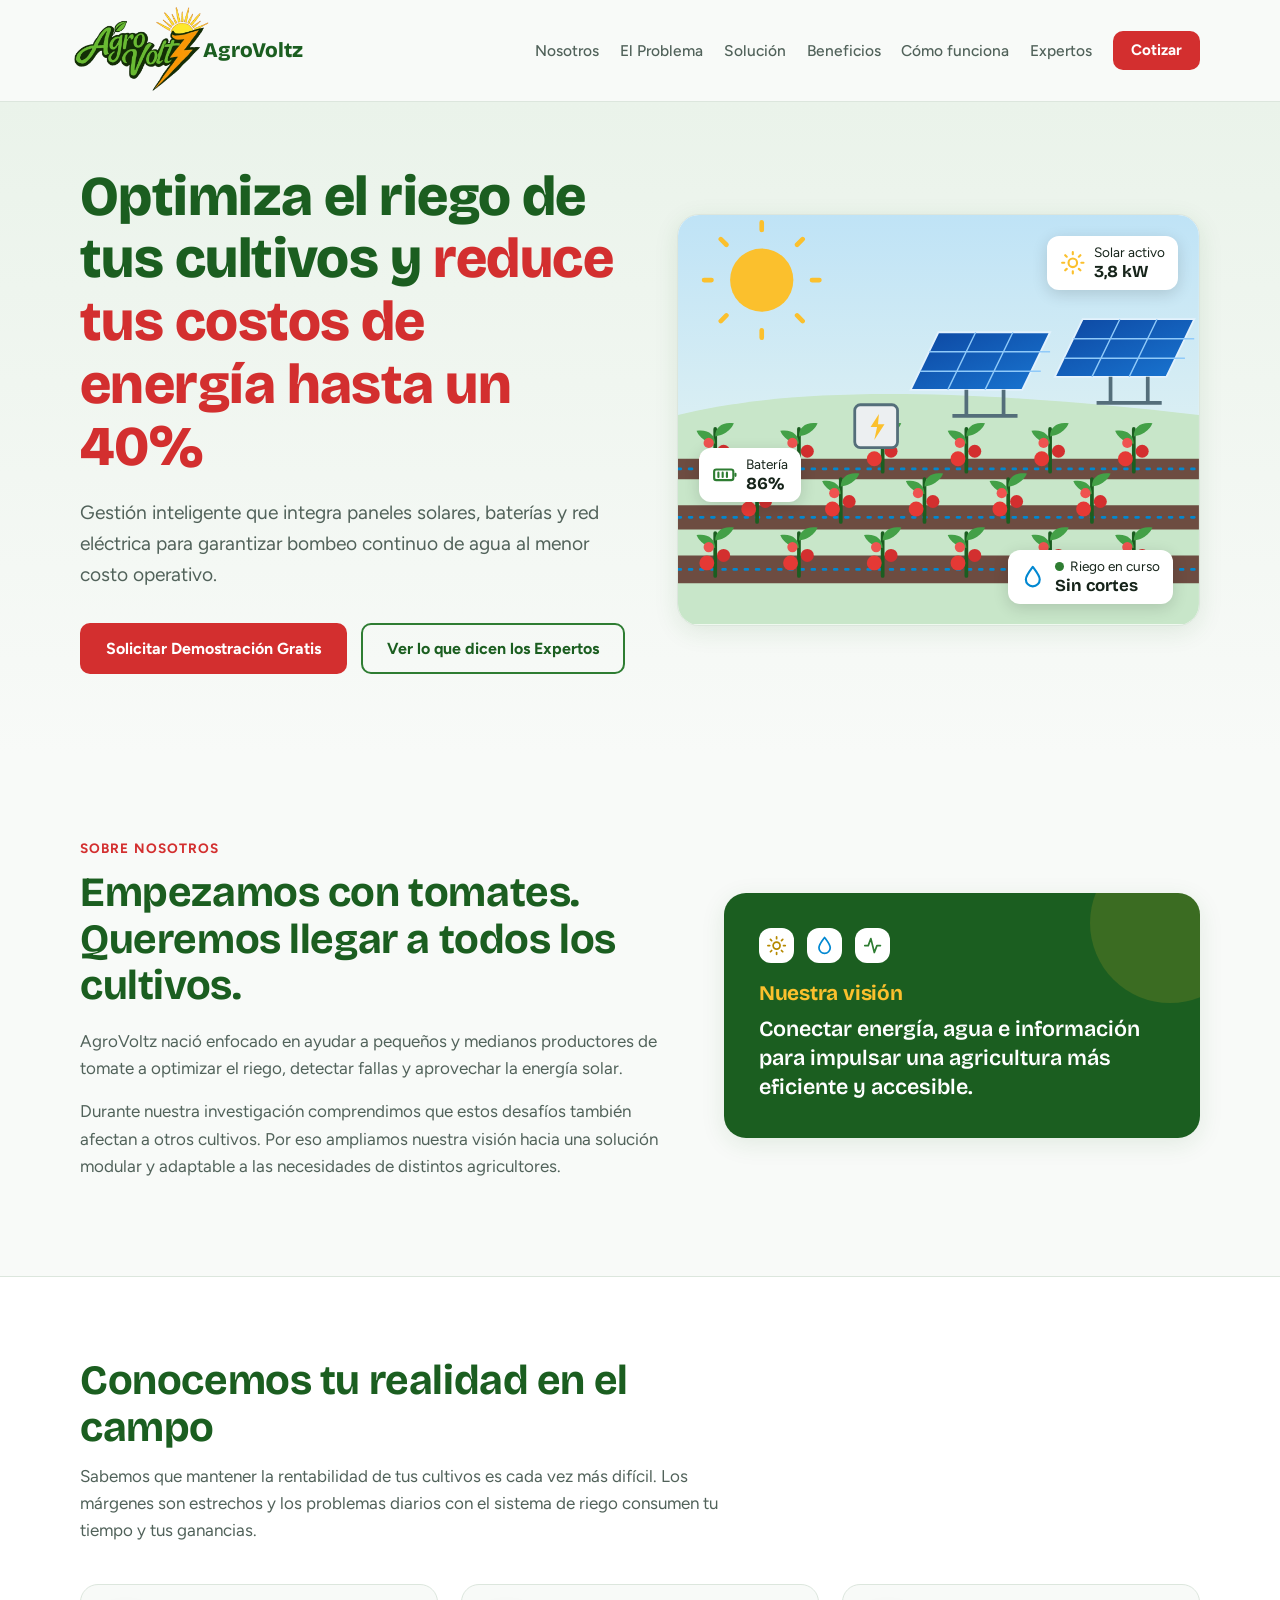
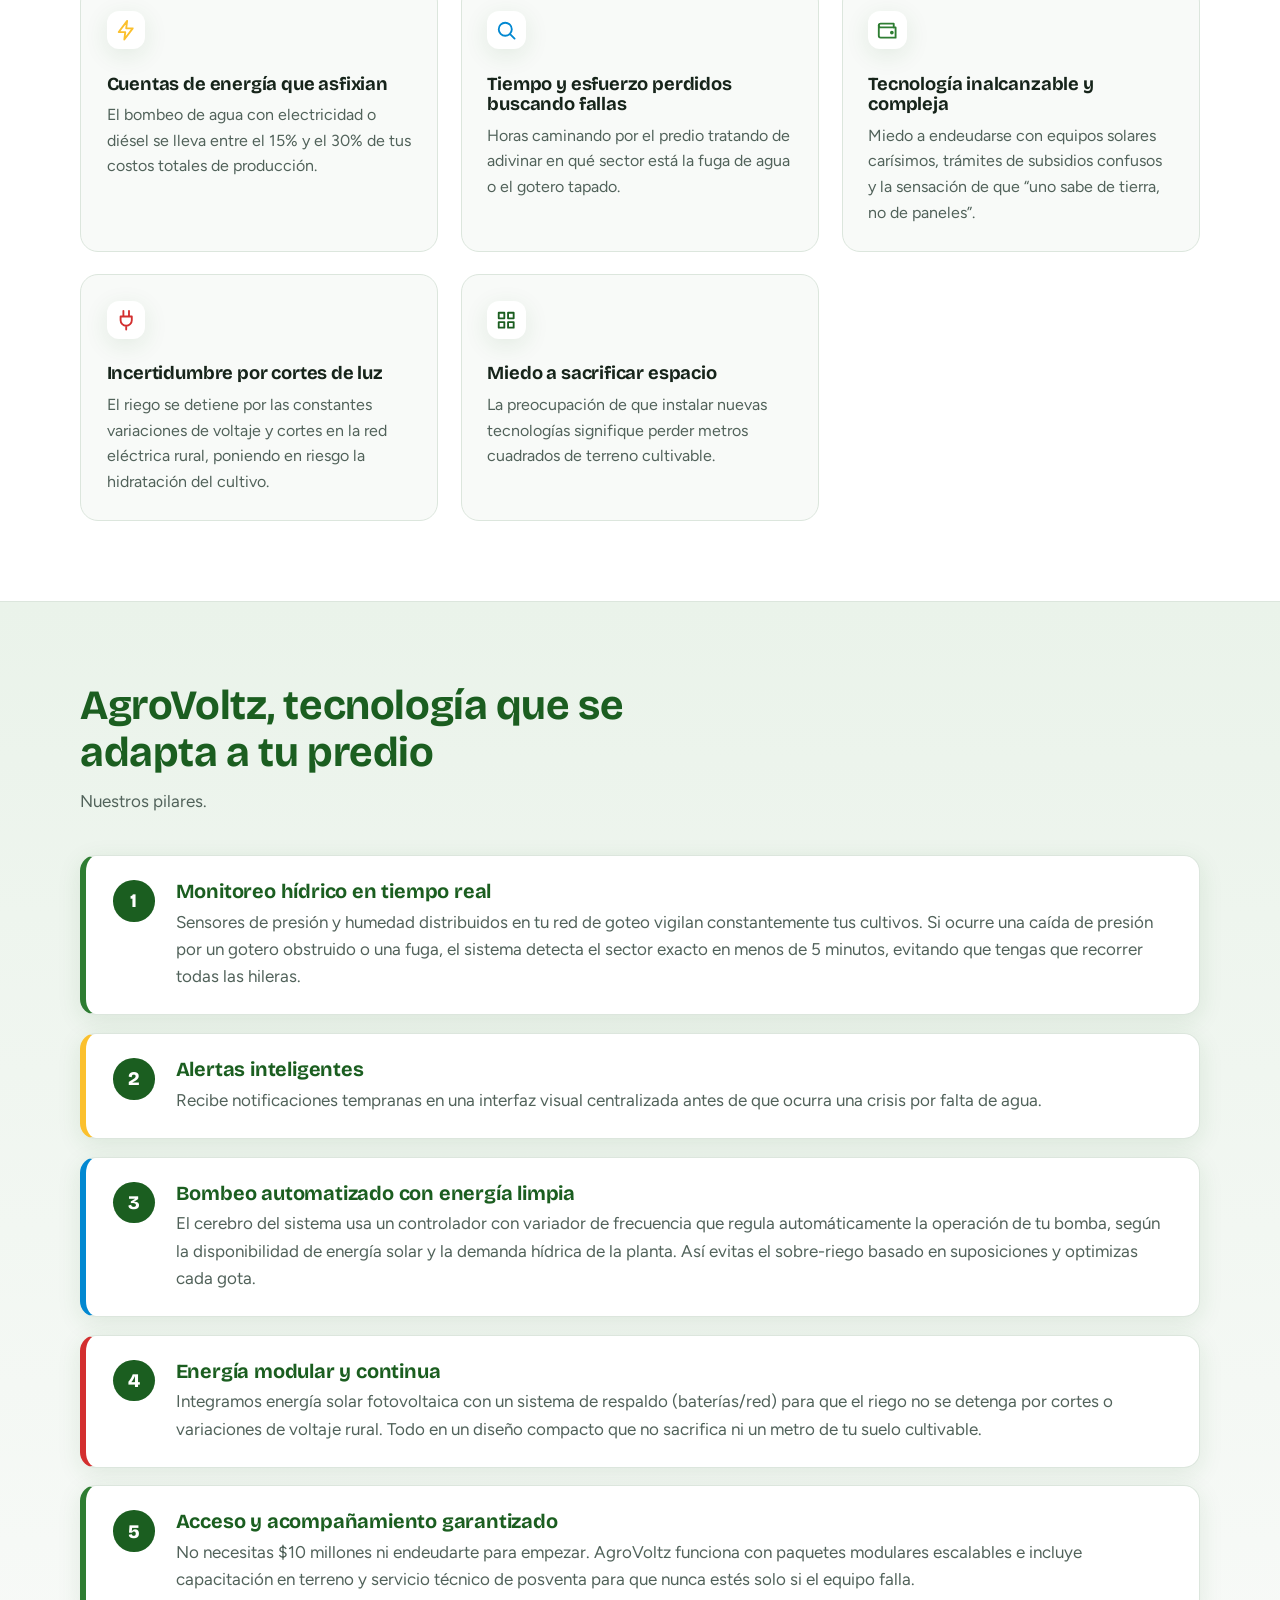
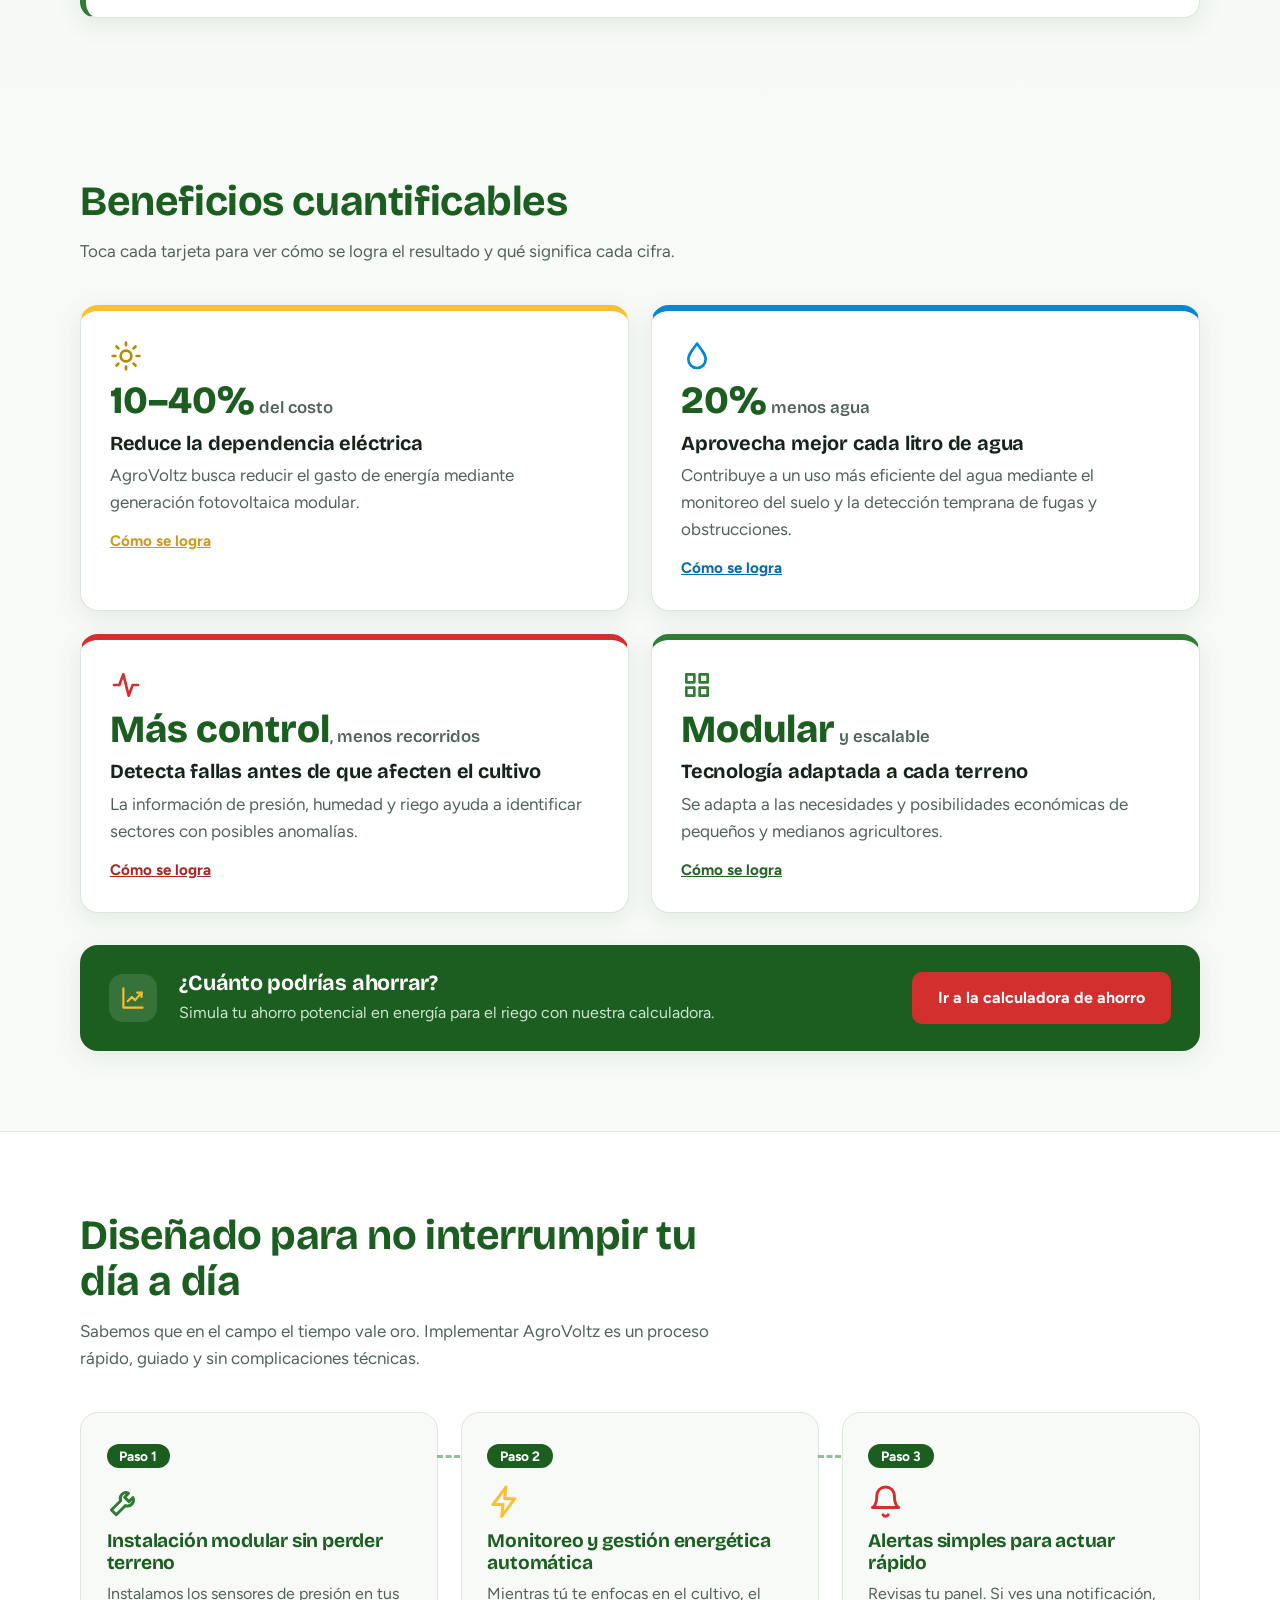
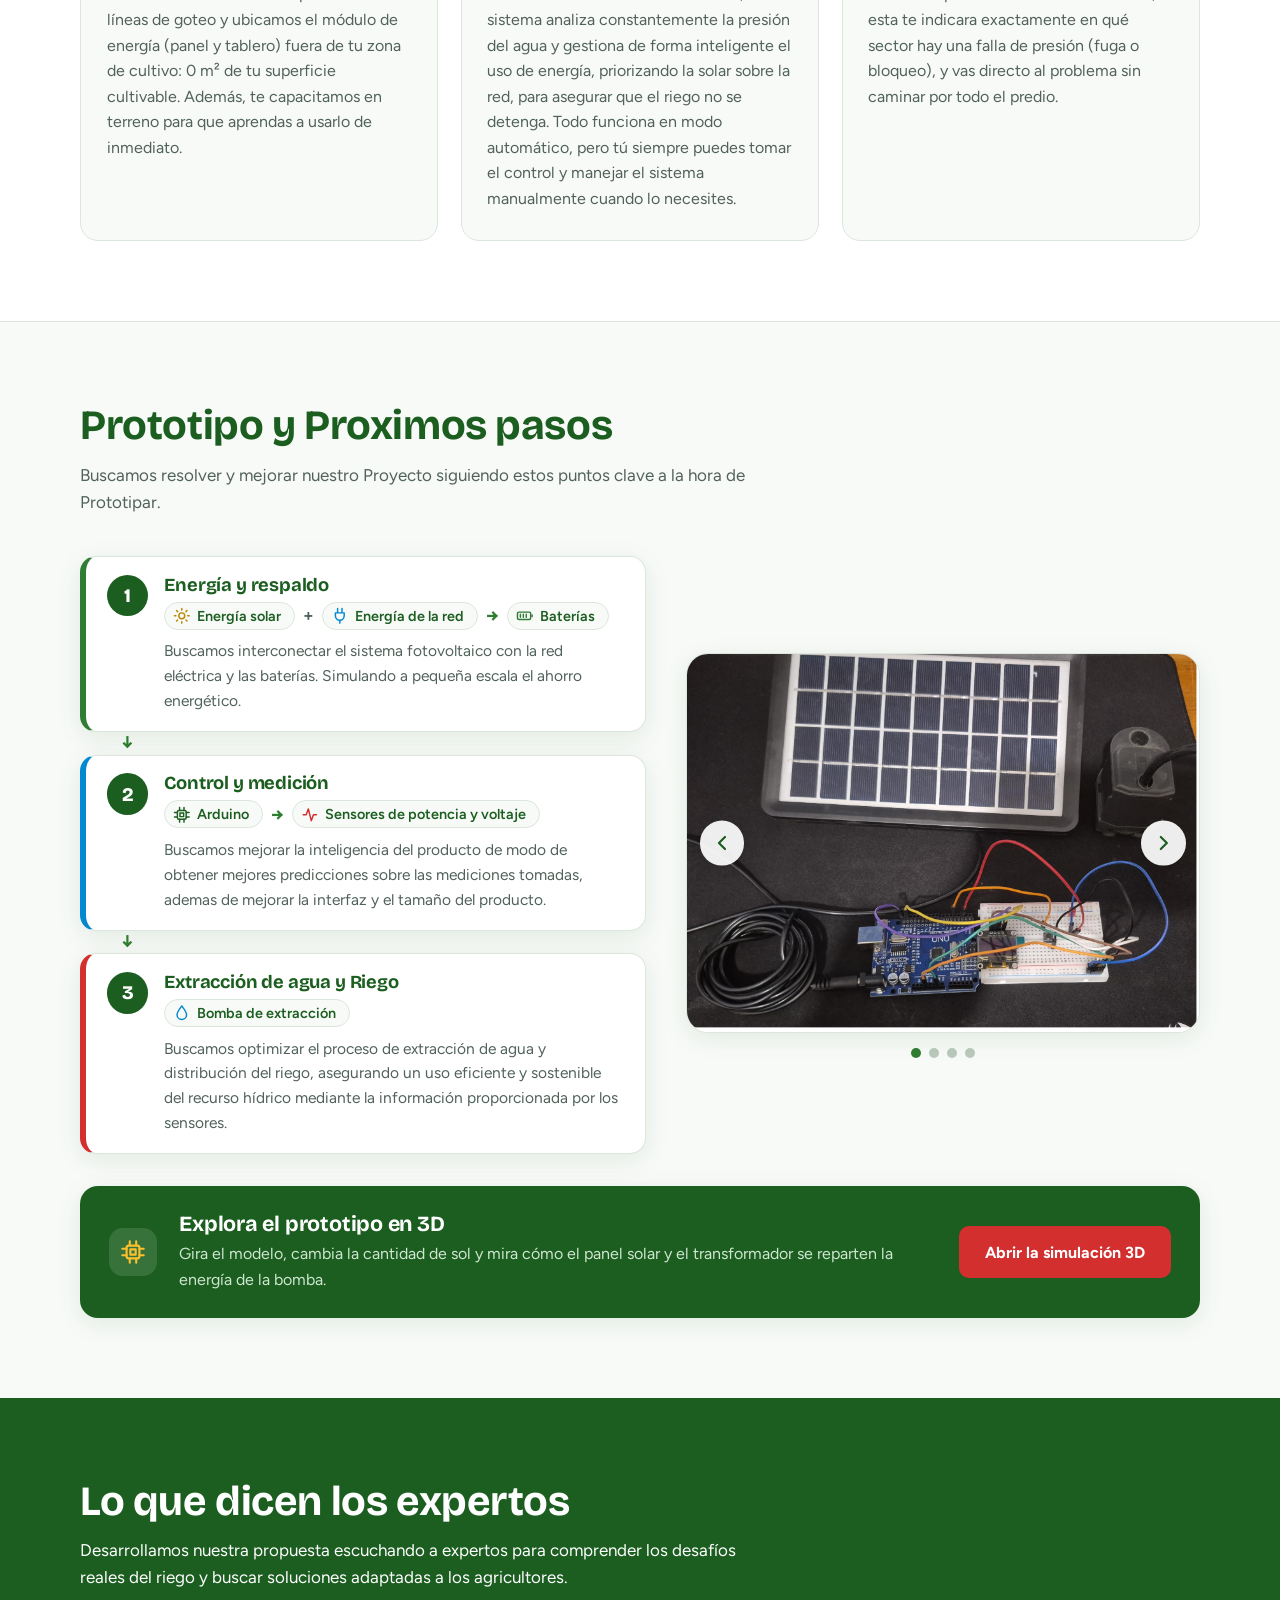
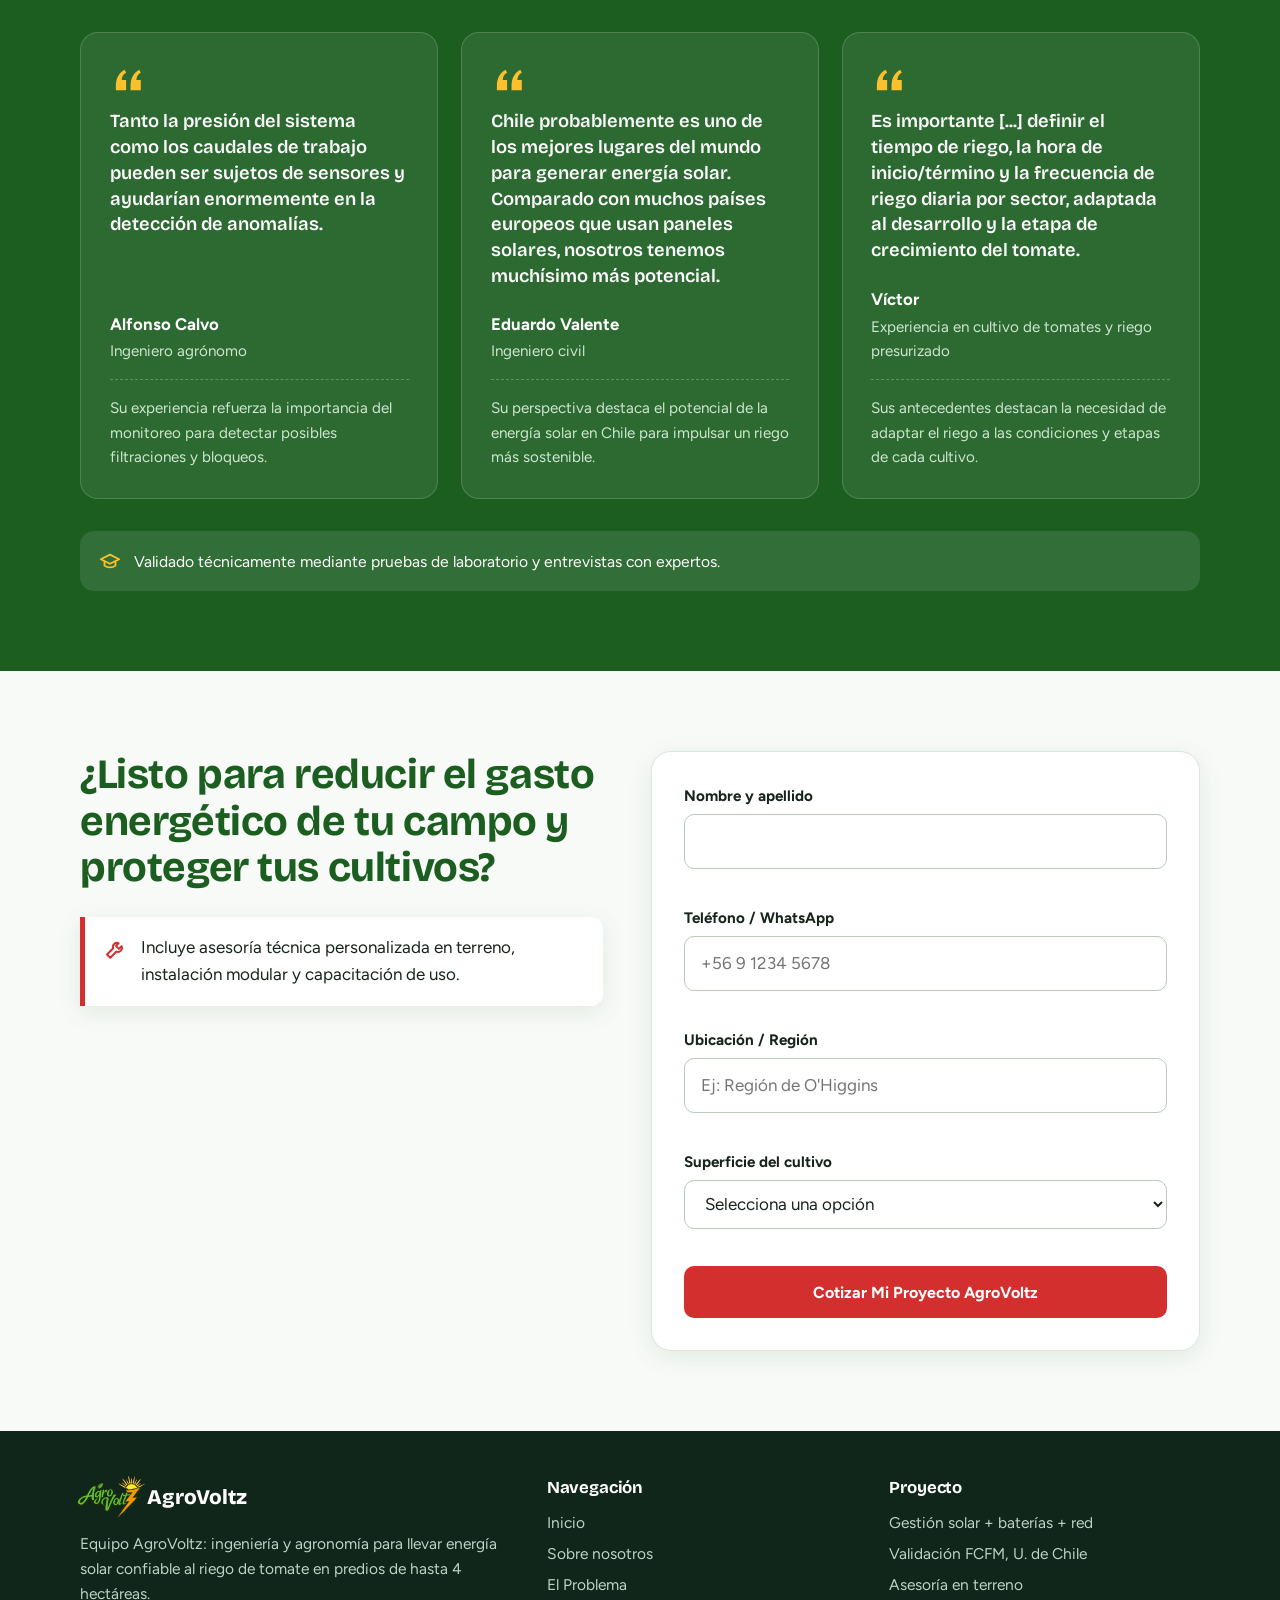
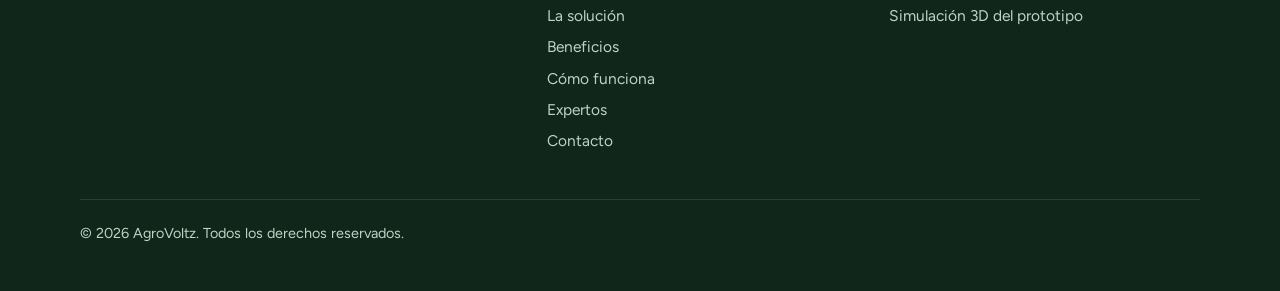
<file: index.html>
<!DOCTYPE html>
<html lang="es">
<head>
<meta charset="UTF-8">
<meta name="viewport" content="width=device-width, initial-scale=1">
<title>AgroVoltz | Riego de tomate con energía solar y baterías</title>
<meta name="description" content="AgroVoltz gestiona paneles solares, baterías y red eléctrica para que el riego de tu tomate no se detenga y cueste hasta un 40% menos.">
<link rel="preconnect" href="https://fonts.googleapis.com">
<link rel="preconnect" href="https://fonts.gstatic.com" crossorigin>
<link href="https://fonts.googleapis.com/css2?family=Bricolage+Grotesque:wght@600;800&family=Figtree:wght@400;500;700&display=swap" rel="stylesheet">
<link rel="stylesheet" href="./assets/css/styles.css">
</head>
<body>

<!-- SVG sprite -->
<svg width="0" height="0" style="position:absolute" aria-hidden="true">
  <symbol id="i-sun" viewBox="0 0 24 24" fill="none" stroke="currentColor" stroke-width="2" stroke-linecap="round"><circle cx="12" cy="12" r="4"/><path d="M12 2v2M12 20v2M4.9 4.9l1.4 1.4M17.7 17.7l1.4 1.4M2 12h2M20 12h2M4.9 19.1l1.4-1.4M17.7 6.3l1.4-1.4"/></symbol>
  <symbol id="i-drop" viewBox="0 0 24 24" fill="none" stroke="currentColor" stroke-width="2" stroke-linecap="round" stroke-linejoin="round"><path d="M12 2.7C8 8 5.5 11 5.5 14.5a6.5 6.5 0 0 0 13 0C18.5 11 16 8 12 2.7z"/></symbol>
  <symbol id="i-bat" viewBox="0 0 24 24" fill="none" stroke="currentColor" stroke-width="2" stroke-linecap="round" stroke-linejoin="round"><rect x="2" y="7" width="18" height="10" rx="2"/><path d="M22 11v2M6 10v4M10 10v4M14 10v4"/></symbol>
  <symbol id="i-chart" viewBox="0 0 24 24" fill="none" stroke="currentColor" stroke-width="2" stroke-linecap="round" stroke-linejoin="round"><path d="M3 3v18h18"/><path d="M7 15l4-4 3 3 6-7"/><path d="M16 7h4v4"/></symbol>
  <symbol id="i-tomato" viewBox="0 0 24 24" fill="none" stroke="currentColor" stroke-width="2" stroke-linecap="round" stroke-linejoin="round"><circle cx="12" cy="14" r="7.5"/><path d="M12 6.5V3M8 7l4 2 4-2M9 5.5L12 7l3-1.5"/></symbol>
  <symbol id="i-school" viewBox="0 0 24 24" fill="none" stroke="currentColor" stroke-width="2" stroke-linecap="round" stroke-linejoin="round"><path d="M2 9l10-5 10 5-10 5z"/><path d="M6 11.5V16c3 2.5 9 2.5 12 0v-4.5"/></symbol>
  <symbol id="i-tool" viewBox="0 0 24 24" fill="none" stroke="currentColor" stroke-width="2" stroke-linecap="round" stroke-linejoin="round"><path d="M14.7 6.3a4 4 0 0 0-5.4 5.1L3 17.7 6.3 21l6.3-6.3a4 4 0 0 0 5.1-5.4L15 12l-3-3z"/></symbol>
  <symbol id="i-bolt" viewBox="0 0 24 24" fill="none" stroke="currentColor" stroke-width="2" stroke-linecap="round" stroke-linejoin="round"><path d="M13 2L4 14h7l-1 8 9-12h-7z"/></symbol>
  <symbol id="i-bell" viewBox="0 0 24 24" fill="none" stroke="currentColor" stroke-width="2" stroke-linecap="round" stroke-linejoin="round"><path d="M6 8a6 6 0 0 1 12 0c0 7 3 8 3 8H3s3-1 3-8"/><path d="M10.3 21a1.9 1.9 0 0 0 3.4 0"/></symbol>
  <symbol id="i-pulse" viewBox="0 0 24 24" fill="none" stroke="currentColor" stroke-width="2" stroke-linecap="round" stroke-linejoin="round"><path d="M3 12h4l3-8 4 16 3-8h4"/></symbol>
  <symbol id="i-search" viewBox="0 0 24 24" fill="none" stroke="currentColor" stroke-width="2" stroke-linecap="round" stroke-linejoin="round"><circle cx="11" cy="11" r="7"/><path d="M21 21l-4.3-4.3"/></symbol>
  <symbol id="i-wallet" viewBox="0 0 24 24" fill="none" stroke="currentColor" stroke-width="2" stroke-linecap="round" stroke-linejoin="round"><path d="M3 7a2 2 0 0 1 2-2h14v4"/><path d="M3 7v11a2 2 0 0 0 2 2h16V9H5a2 2 0 0 1-2-2z"/><circle cx="17" cy="14.5" r="1"/></symbol>
  <symbol id="i-plug" viewBox="0 0 24 24" fill="none" stroke="currentColor" stroke-width="2" stroke-linecap="round" stroke-linejoin="round"><path d="M9 2v6M15 2v6M6 8h12v4a6 6 0 0 1-12 0zM12 18v4"/></symbol>
  <symbol id="i-expand" viewBox="0 0 24 24" fill="none" stroke="currentColor" stroke-width="2" stroke-linecap="round" stroke-linejoin="round"><path d="M4 4h6v6H4zM14 14h6v6h-6zM14 4h6v6h-6zM4 14h6v6H4z"/></symbol>
  <symbol id="i-chip" viewBox="0 0 24 24" fill="none" stroke="currentColor" stroke-width="2" stroke-linecap="round" stroke-linejoin="round"><rect x="6" y="6" width="12" height="12" rx="2"/><rect x="9.5" y="9.5" width="5" height="5"/><path d="M9 2v4M15 2v4M9 18v4M15 18v4M2 9h4M2 15h4M18 9h4M18 15h4"/></symbol>
  <symbol id="i-quote" viewBox="0 0 24 24" fill="currentColor"><path d="M4 17c0-5 2-9 6-11l1 2c-2 1-3 3-3 5h3v7H4zm10 0c0-5 2-9 6-11l1 2c-2 1-3 3-3 5h3v7h-7z"/></symbol>
</svg>

<header class="top">
  <div class="wrap">
    <a class="brand" href="./index.html" aria-label="AgroVoltz, volver al inicio">
      <img src="./assets/img/logo.png" alt="" class="brand-logo">
      <span>AgroVoltz</span>
    </a>
    <nav aria-label="Principal">
      <ul>
        <li><a href="#nosotros">Nosotros</a></li>
        <li><a href="#problema">El Problema</a></li>
        <li><a href="#solucion">Solución</a></li>
        <li><a href="#beneficios">Beneficios</a></li>
        <li><a href="#como-funciona">Cómo funciona</a></li>
        <li><a href="#casos">Expertos</a></li>
        <li><a class="btn btn-primary btn-sm" href="#contacto">Cotizar</a></li>
      </ul>
    </nav>
  </div>
</header>

<main id="inicio">

<!-- 1. HERO -->
<section class="hero">
  <div class="wrap">
    <div>
      <h1>Optimiza el riego de tus cultivos y <em>reduce tus costos de energía hasta un 40%</em></h1>
      <p class="sub">Gestión inteligente que integra paneles solares, baterías y red eléctrica para garantizar bombeo continuo de agua al menor costo operativo.</p>
      <div class="cta-row">
        <a class="btn btn-primary" href="#contacto">Solicitar Demostración Gratis</a>
        <a class="btn btn-ghost" href="#casos">Ver lo que dicen los Expertos</a>
      </div>
    </div>

    <div class="scene" role="img" aria-label="Paneles solares junto a un cultivo de tomates con indicadores de energía y riego">
      <svg viewBox="0 0 560 440" aria-hidden="true">
        <defs>
          <linearGradient id="sky" x1="0" y1="0" x2="0" y2="1"><stop offset="0" stop-color="#BFE3F6"/><stop offset="1" stop-color="#F4FAF1"/></linearGradient>
          <linearGradient id="pv" x1="0" y1="0" x2="1" y2="1"><stop offset="0" stop-color="#0D47A1"/><stop offset="1" stop-color="#1976D2"/></linearGradient>
          <g id="plant">
            <path d="M0 0v-46" stroke="#1B5E20" stroke-width="4" stroke-linecap="round"/>
            <path d="M0-30c-16-2-20-14-20-14 12-2 20 4 20 14zM0-38c16-2 20-14 20-14-12-2-20 4-20 14z" fill="#43A047"/>
            <circle cx="-9" cy="-14" r="8" fill="#E53935"/><circle cx="9" cy="-22" r="7" fill="#D32F2F"/><circle cx="-7" cy="-31" r="5.5" fill="#EF5350"/>
          </g>
        </defs>
        <rect width="560" height="440" fill="url(#sky)"/>
        <circle cx="90" cy="70" r="34" fill="#FBC02D"/>
        <g stroke="#FBC02D" stroke-width="5" stroke-linecap="round"><path d="M90 16v-8M90 124v8M36 70h-8M144 70h8M52 32l-6-6M128 108l6 6M52 108l-6 6M128 32l6-6"/></g>
        <path d="M0 215c120-30 300-30 560 0v225H0z" fill="#C8E6C9"/>
        <!-- paneles -->
        <g>
          <g transform="translate(250 110)">
            <path d="M0 78l30-62h120l-30 62z" fill="url(#pv)" stroke="#E3F2FD" stroke-width="2"/>
            <path d="M40 78l30-62M80 78l30-62M10 58h130M20 37h130" stroke="#90CAF9" stroke-width="1.5"/>
            <path d="M60 78v28M100 78v28M45 106h70" stroke="#546E7A" stroke-width="4"/>
          </g>
          <g transform="translate(405 96)">
            <path d="M0 78l30-62h120l-30 62z" fill="url(#pv)" stroke="#E3F2FD" stroke-width="2"/>
            <path d="M40 78l30-62M80 78l30-62M10 58h130M20 37h130" stroke="#90CAF9" stroke-width="1.5"/>
            <path d="M60 78v28M100 78v28M45 106h70" stroke="#546E7A" stroke-width="4"/>
          </g>
        </g>
        <!-- surcos -->
        <g fill="#8D6E63"><path d="M-10 300l600-0v14H-10z" opacity=".0"/></g>
        <path d="M0 262h560v22H0z" fill="#6D4C41"/><path d="M0 312h560v26H0z" fill="#6D4C41"/><path d="M0 366h560v30H0z" fill="#6D4C41"/>
        <path d="M0 273h560" stroke="#0288D1" stroke-width="3" stroke-dasharray="3 9" stroke-linecap="round"/>
        <path d="M0 325h560" stroke="#0288D1" stroke-width="3" stroke-dasharray="3 9" stroke-linecap="round"/>
        <path d="M0 381h560" stroke="#0288D1" stroke-width="3" stroke-dasharray="3 9" stroke-linecap="round"/>
        <g transform="translate(0 276)"><use href="#plant" x="40"/><use href="#plant" x="130"/><use href="#plant" x="220"/><use href="#plant" x="310"/><use href="#plant" x="400"/><use href="#plant" x="490"/></g>
        <g transform="translate(0 330)"><use href="#plant" x="85"/><use href="#plant" x="175"/><use href="#plant" x="265"/><use href="#plant" x="355"/><use href="#plant" x="445"/></g>
        <g transform="translate(0 388)"><use href="#plant" x="40"/><use href="#plant" x="130"/><use href="#plant" x="220"/><use href="#plant" x="310"/><use href="#plant" x="400"/><use href="#plant" x="490"/></g>
        <!-- caseta de control -->
        <rect x="190" y="204" width="46" height="46" rx="6" fill="#ECEFF1" stroke="#546E7A" stroke-width="3"/>
        <path d="M216 214l-9 14h7l-3 14 11-17h-7z" fill="#FBC02D"/>
      </svg>
      <div class="chip c1"><svg class="icon" style="color:var(--solar-yellow)"><use href="#i-sun"/></svg><div>Solar activo<b>3,8 kW</b></div></div>
      <div class="chip c2"><svg class="icon" style="color:var(--primary-green)"><use href="#i-bat"/></svg><div>Batería<b>86%</b></div></div>
      <div class="chip c3"><svg class="icon" style="color:var(--water-blue)"><use href="#i-drop"/></svg><div><span style="display:flex;align-items:center;gap:.4rem"><span class="pulse"></span>Riego en curso</span><b>Sin cortes</b></div></div>
    </div>
  </div>
</section>

<!-- 2. SOBRE NOSOTROS -->
<section class="about" id="nosotros">
  <div class="wrap">
    <div>
      <span class="eyebrow">Sobre nosotros</span>
      <h2>Empezamos con tomates. Queremos llegar a todos los cultivos.</h2>
      <p>AgroVoltz nació enfocado en ayudar a pequeños y medianos productores de tomate a optimizar el riego, detectar fallas y aprovechar la energía solar.</p>
      <p>Durante nuestra investigación comprendimos que estos desafíos también afectan a otros cultivos. Por eso ampliamos nuestra visión hacia una solución modular y adaptable a las necesidades de distintos agricultores.</p>
    </div>
    <aside class="vision">
      <div class="vision-icons" aria-hidden="true">
        <svg class="icon" style="color:#B58900"><use href="#i-sun"/></svg>
        <svg class="icon" style="color:var(--water-blue)"><use href="#i-drop"/></svg>
        <svg class="icon" style="color:var(--primary-green)"><use href="#i-pulse"/></svg>
      </div>
      <h3>Nuestra visión</h3>
      <p>Conectar energía, agua e información para impulsar una agricultura más eficiente y accesible.</p>
    </aside>
  </div>
</section>

<!-- 3. EL PROBLEMA -->
<section class="problem" id="problema">
  <div class="wrap">
    <div class="head">
      <h2>Conocemos tu realidad en el campo</h2>
      <p>Sabemos que mantener la rentabilidad de tus cultivos  es cada vez más difícil. Los márgenes son estrechos y los problemas diarios con el sistema de riego consumen tu tiempo y tus ganancias.</p>
    </div>
    <div class="grid3">
      <article class="pcard">
        <svg class="icon" style="color:var(--solar-yellow)"><use href="#i-bolt"/></svg>
        <h3>Cuentas de energía que asfixian</h3>
        <p>El bombeo de agua con electricidad o diésel se lleva entre el 15% y el 30% de tus costos totales de producción.</p>
      </article>
      <article class="pcard">
        <svg class="icon" style="color:var(--water-blue)"><use href="#i-search"/></svg>
        <h3>Tiempo y esfuerzo perdidos buscando fallas</h3>
        <p>Horas caminando por el predio tratando de adivinar en qué sector está la fuga de agua o el gotero tapado.</p>
      </article>
      <article class="pcard">
        <svg class="icon" style="color:var(--primary-green)"><use href="#i-wallet"/></svg>
        <h3>Tecnología inalcanzable y compleja</h3>
        <p>Miedo a endeudarse con equipos solares carísimos, trámites de subsidios confusos y la sensación de que “uno sabe de tierra, no de paneles”.</p>
      </article>
      <article class="pcard">
        <svg class="icon" style="color:var(--red-tomato)"><use href="#i-plug"/></svg>
        <h3>Incertidumbre por cortes de luz</h3>
        <p>El riego se detiene por las constantes variaciones de voltaje y cortes en la red eléctrica rural, poniendo en riesgo la hidratación del cultivo.</p>
      </article>
      <article class="pcard">
        <svg class="icon" style="color:var(--dark-green)"><use href="#i-expand"/></svg>
        <h3>Miedo a sacrificar espacio</h3>
        <p>La preocupación de que instalar nuevas tecnologías signifique perder metros cuadrados de terreno cultivable.</p>
      </article>
    </div>
  </div>
</section>

<!-- 4. LA SOLUCIÓN -->
<section class="solution" id="solucion">
  <div class="wrap">
    <div class="head">
      <h2>AgroVoltz, tecnología que se adapta a tu predio</h2>
      <p>Nuestros pilares.</p>
    </div>
    <div class="pillars">
      <article class="pillar">
        <span class="num">1</span>
        <div>
          <h3>Monitoreo hídrico en tiempo real</h3>
          <p>Sensores de presión y humedad distribuidos en tu red de goteo vigilan constantemente tus cultivos. Si ocurre una caída de presión por un gotero obstruido o una fuga, el sistema detecta el sector exacto en menos de 5 minutos, evitando que tengas que recorrer todas las hileras.</p>
        </div>
      </article>
      <article class="pillar">
        <span class="num">2</span>
        <div>
          <h3>Alertas inteligentes</h3>
          <p>Recibe notificaciones tempranas en una interfaz visual centralizada antes de que ocurra una crisis por falta de agua.</p>
        </div>
      </article>
      <article class="pillar">
        <span class="num">3</span>
        <div>
          <h3>Bombeo automatizado con energía limpia</h3>
          <p>El cerebro del sistema usa un controlador con variador de frecuencia que regula automáticamente la operación de tu bomba, según la disponibilidad de energía solar y la demanda hídrica de la planta. Así evitas el sobre-riego basado en suposiciones y optimizas cada gota.</p>
        </div>
      </article>
      <article class="pillar">
        <span class="num">4</span>
        <div>
          <h3>Energía modular y continua</h3>
          <p>Integramos energía solar fotovoltaica con un sistema de respaldo (baterías/red) para que el riego no se detenga por cortes o variaciones de voltaje rural. Todo en un diseño compacto que no sacrifica ni un metro de tu suelo cultivable.</p>
        </div>
      </article>
      <article class="pillar">
        <span class="num">5</span>
        <div>
          <h3>Acceso y acompañamiento garantizado</h3>
          <p>No necesitas $10 millones ni endeudarte para empezar. AgroVoltz funciona con paquetes modulares escalables e incluye capacitación en terreno y servicio técnico de posventa para que nunca estés solo si el equipo falla.</p>
        </div>
      </article>
    </div>
  </div>
</section>

<!-- 5. BENEFICIOS CUANTIFICABLES -->
<section class="benefits" id="beneficios">
  <div class="wrap">
    <div class="head">
      <h2>Beneficios cuantificables</h2>
      <p>Toca cada tarjeta para ver cómo se logra el resultado y qué significa cada cifra.</p>
    </div>
    <div class="grid4">
      <article class="roi">
        <svg class="icon" style="color:#B58900;width:2rem;height:2rem"><use href="#i-sun"/></svg>
        <div class="big">10–40%<small> del costo</small></div>
        <h3>Reduce la dependencia eléctrica</h3>
        <p>AgroVoltz busca reducir el gasto de energía mediante generación fotovoltaica modular.</p>
        <button type="button" aria-expanded="false">Cómo se logra</button>
        <div class="more"><div><p>El porcentaje corresponde al costo energético identificado en el bombeo, no a un ahorro garantizado por AgroVoltz.</p></div></div>
      </article>
      <article class="roi">
        <svg class="icon" style="color:var(--water-blue);width:2rem;height:2rem"><use href="#i-drop"/></svg>
        <div class="big">20%<small> menos agua</small></div>
        <h3>Aprovecha mejor cada litro de agua</h3>
        <p>Contribuye a un uso más eficiente del agua mediante el monitoreo del suelo y la detección temprana de fugas y obstrucciones.</p>
        <button type="button" aria-expanded="false">Cómo se logra</button>
        <div class="more"><div><p>El 20% es una referencia, no un resultado medido de AgroVoltz.</p></div></div>
      </article>
      <article class="roi">
        <svg class="icon" style="color:var(--red-tomato);width:2rem;height:2rem"><use href="#i-pulse"/></svg>
        <div class="big">Más control<small>, menos recorridos</small></div>
        <h3>Detecta fallas antes de que afecten el cultivo</h3>
        <p>La información de presión, humedad y riego ayuda a identificar sectores con posibles anomalías.</p>
        <button type="button" aria-expanded="false">Cómo se logra</button>
        <div class="more"><div><p>Facilita la toma de decisiones sin depender exclusivamente de la inspección manual.</p></div></div>
      </article>
      <article class="roi">
        <svg class="icon" style="color:var(--primary-green);width:2rem;height:2rem"><use href="#i-expand"/></svg>
        <div class="big">Modular<small> y escalable</small></div>
        <h3>Tecnología adaptada a cada terreno</h3>
        <p>Se adapta a las necesidades y posibilidades económicas de pequeños y medianos agricultores.</p>
        <button type="button" aria-expanded="false">Cómo se logra</button>
        <div class="more"><div><p>Se incorporan los componentes necesarios según las características de tu predio.</p></div></div>
      </article>
    </div>

    <!-- Acceso a la calculadora -->
    <div class="calc-cta">
      <svg class="icon" aria-hidden="true"><use href="#i-chart"/></svg>
      <div class="calc-cta-text">
        <h3>¿Cuánto podrías ahorrar?</h3>
        <p>Simula tu ahorro potencial en energía para el riego con nuestra calculadora.</p>
      </div>
      <a class="btn btn-primary" href="./calcu.html">Ir a la calculadora de ahorro</a>
    </div>
  </div>
</section>

<!-- 6. CÓMO FUNCIONA -->
<section class="how" id="como-funciona">
  <div class="wrap">
    <div class="head">
      <h2>Diseñado para no interrumpir tu día a día</h2>
      <p>Sabemos que en el campo el tiempo vale oro. Implementar AgroVoltz es un proceso rápido, guiado y sin complicaciones técnicas.</p>
    </div>
    <ol class="steps">
      <li class="step">
        <span class="stepnum">Paso 1</span>
        <svg class="icon" style="color:var(--primary-green)"><use href="#i-tool"/></svg>
        <h3>Instalación modular sin perder terreno</h3>
        <p>Instalamos los sensores de presión en tus líneas de goteo y ubicamos el módulo de energía (panel y tablero) fuera de tu zona de cultivo: 0 m² de tu superficie cultivable. Además, te capacitamos en terreno para que aprendas a usarlo de inmediato.</p>
      </li>
      <li class="step">
        <span class="stepnum">Paso 2</span>
        <svg class="icon" style="color:var(--solar-yellow)"><use href="#i-bolt"/></svg>
        <h3>Monitoreo y gestión energética automática</h3>
        <p>Mientras tú te enfocas en el cultivo, el sistema analiza constantemente la presión del agua y gestiona de forma inteligente el uso de energía, priorizando la solar sobre la red, para asegurar que el riego no se detenga. Todo funciona en modo automático, pero tú siempre puedes tomar el control y manejar el sistema manualmente cuando lo necesites.</p>
      </li>
      <li class="step">
        <span class="stepnum">Paso 3</span>
        <svg class="icon" style="color:var(--red-tomato)"><use href="#i-bell"/></svg>
        <h3>Alertas simples para actuar rápido</h3>
        <p>Revisas tu panel. Si ves una notificación, esta te indicara exactamente en qué sector hay una falla de presión (fuga o bloqueo), y vas directo al problema sin caminar por todo el predio.</p>
      </li>
    </ol>
  </div>
</section>

<!-- 7. PROTOTIPO -->
<section class="prototype" id="prototipo">
  <div class="wrap">
    <div class="head">
      <h2>Prototipo y Proximos pasos</h2>
      <p>Buscamos resolver y mejorar nuestro Proyecto siguiendo estos puntos clave a la hora de Prototipar.</p>
    </div>
    <div class="proto-grid">

      <!-- Izquierda: flujo del sistema -->
      <div class="proto-flow">
        <article class="pstep">
          <span class="num">1</span>
          <div>
            <h3>Energía y respaldo</h3>
            <div class="flow">
              <span class="node"><svg class="icon" style="color:#B58900"><use href="#i-sun"/></svg>Energía solar</span>
              <span class="sep">+</span>
              <span class="node"><svg class="icon" style="color:var(--water-blue)"><use href="#i-plug"/></svg>Energía de la red</span>
              <span class="to">→</span>
              <span class="node"><svg class="icon" style="color:var(--primary-green)"><use href="#i-bat"/></svg>Baterías</span>
            </div>
            <p>Buscamos interconectar el sistema fotovoltaico con la red eléctrica y las baterías. Simulando a pequeña escala el ahorro energético.</p>
          </div>
        </article>
        <article class="pstep">
          <span class="num">2</span>
          <div>
            <h3>Control y medición</h3>
            <div class="flow">
              <span class="node"><svg class="icon" style="color:var(--dark-green)"><use href="#i-chip"/></svg>Arduino</span>
              <span class="to">→</span>
              <span class="node"><svg class="icon" style="color:var(--red-tomato)"><use href="#i-pulse"/></svg>Sensores de potencia y voltaje</span>
            </div>
            <p>Buscamos mejorar la inteligencia del producto de modo de obtener mejores predicciones sobre las mediciones tomadas, ademas de mejorar la interfaz y el tamaño del producto.</p>
          </div>
        </article>
        <article class="pstep">
          <span class="num">3</span>
          <div>
            <h3>Extracción de agua y Riego</h3>
            <div class="flow">
              <span class="node"><svg class="icon" style="color:var(--water-blue)"><use href="#i-drop"/></svg>Bomba de extracción</span>
            </div>
            <p>Buscamos optimizar el proceso de extracción de agua y distribución del riego, asegurando un uso eficiente y sostenible del recurso hídrico mediante la información proporcionada por los sensores.</p>
          </div>
        </article>
      </div>

      <!-- Derecha: carrusel de imágenes.
           Tamaño: cambia --g-ancho (ancho máximo) y --g-alto (alto) aquí abajo.
           Para agregar más fotos, copia un bloque <figure class="g-slide"> -->
      <div class="gallery" style="--g-ancho:100%; --g-alto:380px;">
        <div class="g-viewport">
          <div class="g-track">
            <figure class="g-slide"><img src="./assets/img/foto1.png" alt="Prototipo AgroVoltz, imagen 1"></figure>
            <figure class="g-slide"><img src="./assets/img/foto2.png" alt="Prototipo AgroVoltz, imagen 2"></figure>
            <figure class="g-slide"><img src="./assets/img/foto3.png" alt="Prototipo AgroVoltz, imagen 3"></figure>
            <figure class="g-slide"><img src="./assets/img/foto4.png" alt="Prototipo AgroVoltz, imagen 4"></figure>
          </div>
          <button type="button" class="g-btn g-prev" aria-label="Imagen anterior"><svg viewBox="0 0 24 24" fill="none" stroke="currentColor" stroke-width="2.5" stroke-linecap="round" stroke-linejoin="round" aria-hidden="true"><path d="M15 5l-7 7 7 7"/></svg></button>
          <button type="button" class="g-btn g-next" aria-label="Imagen siguiente"><svg viewBox="0 0 24 24" fill="none" stroke="currentColor" stroke-width="2.5" stroke-linecap="round" stroke-linejoin="round" aria-hidden="true"><path d="M9 5l7 7-7 7"/></svg></button>
        </div>
        <div class="g-dots"></div>
      </div>

    </div>

    <!-- Acceso a la simulación 3D del prototipo -->
    <div class="calc-cta" id="simulacion">
      <svg class="icon" aria-hidden="true"><use href="#i-chip"/></svg>
      <div class="calc-cta-text">
        <h3>Explora el prototipo en 3D</h3>
        <p>Gira el modelo, cambia la cantidad de sol y mira cómo el panel solar y el transformador se reparten la energía de la bomba.</p>
      </div>
      <a class="btn btn-primary" href="./simulacion.html">Abrir la simulación 3D</a>
    </div>
  </div>
</section>

<!-- 8. LO QUE DICEN LOS EXPERTOS -->
<section class="proof" id="casos">
  <div class="wrap">
    <div class="head">
      <h2>Lo que dicen los expertos</h2>
      <p>Desarrollamos nuestra propuesta escuchando a expertos para comprender los desafíos reales del riego y buscar soluciones adaptadas a los agricultores.</p>
    </div>
    <div class="quotes">
      <figure class="qcard">
        <svg class="icon qmark"><use href="#i-quote"/></svg>
        <blockquote>Tanto la presión del sistema como los caudales de trabajo pueden ser sujetos de sensores y ayudarían enormemente en la detección de anomalías.</blockquote>
        <figcaption><strong>Alfonso Calvo</strong><span>Ingeniero agrónomo</span></figcaption>
        <p class="why">Su experiencia refuerza la importancia del monitoreo para detectar posibles filtraciones y bloqueos.</p>
      </figure>
      <figure class="qcard">
        <svg class="icon qmark"><use href="#i-quote"/></svg>
        <blockquote>Chile probablemente es uno de los mejores lugares del mundo para generar energía solar. Comparado con muchos países europeos que usan paneles solares, nosotros tenemos muchísimo más potencial.</blockquote>
        <figcaption><strong>Eduardo Valente</strong><span>Ingeniero civil</span></figcaption>
        <p class="why">Su perspectiva destaca el potencial de la energía solar en Chile para impulsar un riego más sostenible.</p>
      </figure>
      <figure class="qcard">
        <svg class="icon qmark"><use href="#i-quote"/></svg>
        <blockquote>Es importante [...] definir el tiempo de riego, la hora de inicio/término y la frecuencia de riego diaria por sector, adaptada al desarrollo y la etapa de crecimiento del tomate.</blockquote>
        <figcaption><strong>Víctor</strong><span>Experiencia en cultivo de tomates y riego presurizado</span></figcaption>
        <p class="why">Sus antecedentes destacan la necesidad de adaptar el riego a las condiciones y etapas de cada cultivo.</p>
      </figure>
    </div>
    <div class="valid">
      <svg class="icon"><use href="#i-school"/></svg>
      <p style="margin:0">Validado técnicamente mediante pruebas de laboratorio y entrevistas con expertos.</p>
    </div>
  </div>
</section>

<!-- 9. CONTACTO -->
<section class="contact" id="contacto">
  <div class="wrap">
    <div>
      <h2>¿Listo para reducir el gasto energético de tu campo y proteger tus cultivos?</h2>
      <div class="guarantee">
        <svg class="icon"><use href="#i-tool"/></svg>
        <p style="margin:0">Incluye asesoría técnica personalizada en terreno, instalación modular y capacitación de uso.</p>
      </div>
    </div>
    <form id="lead" novalidate>
      <div><label for="nombre">Nombre y apellido</label><input id="nombre" name="nombre" autocomplete="name" required><div class="err"></div></div>
      <div><label for="tel">Teléfono / WhatsApp</label><input id="tel" name="tel" type="tel" autocomplete="tel" placeholder="+56 9 1234 5678" required><div class="err"></div></div>
      <div><label for="ubic">Ubicación / Región</label><input id="ubic" name="ubic" autocomplete="address-level1" placeholder="Ej: Región de O'Higgins" required><div class="err"></div></div>
      <div><label for="sup">Superficie del cultivo</label>
        <select id="sup" name="sup" required>
          <option value="">Selecciona una opción</option>
          <option>Menos de 1 ha</option><option>1 a 4 ha</option><option>Más de 4 ha</option>
        </select><div class="err"></div></div>
      <button class="btn btn-primary" type="submit">Cotizar Mi Proyecto AgroVoltz</button>
      <div class="ok" id="ok" role="status">¡Gracias! Recibimos tus datos y te contactaremos para coordinar la cotización.</div>
    </form>
  </div>
</section>
</main>

<footer>
  <div class="wrap">
    <div>
      <a class="brand footer-brand" href="./index.html" aria-label="AgroVoltz, volver al inicio"><img src="./assets/img/logo.png" alt="" class="brand-logo"><span>AgroVoltz</span></a>
      <p>Equipo AgroVoltz: ingeniería y agronomía para llevar energía solar confiable al riego de tomate en predios de hasta 4 hectáreas.</p>
    </div>
    <div><h3>Navegación</h3><ul><li><a href="#inicio">Inicio</a></li><li><a href="#nosotros">Sobre nosotros</a></li><li><a href="#problema">El Problema</a></li><li><a href="#solucion">La solución</a></li><li><a href="#beneficios">Beneficios</a></li><li><a href="#como-funciona">Cómo funciona</a></li><li><a href="#casos">Expertos</a></li><li><a href="#contacto">Contacto</a></li></ul></div>
    <div><h3>Proyecto</h3><ul><li>Gestión solar + baterías + red</li><li>Validación FCFM, U. de Chile</li><li>Asesoría en terreno</li><li><a href="./simulacion.html">Simulación 3D del prototipo</a></li></ul></div>
    <p class="legal">© <span id="yr">2026</span> AgroVoltz. Todos los derechos reservados.</p>
  </div>
</footer>

<script>
(function(){
  // Tarjetas de beneficios expandibles
  document.querySelectorAll('.roi button').forEach(function(b){
    b.addEventListener('click',function(){
      var card=b.closest('.roi'), open=card.classList.toggle('open');
      b.setAttribute('aria-expanded',open);
      b.textContent=open?'Ocultar':'Cómo se logra';
    });
  });
  document.getElementById('yr').textContent=new Date().getFullYear();

  // Validación del formulario
  var form=document.getElementById('lead'), ok=document.getElementById('ok');
  form.addEventListener('submit',function(e){
    e.preventDefault();
    var valid=true;
    form.querySelectorAll('[required]').forEach(function(f){
      var msg='', v=f.value.trim();
      if(!v) msg='Completa este campo.';
      else if(f.type==='tel' && v.replace(/\D/g,'').length<8) msg='Ingresa un teléfono válido.';
      f.setAttribute('aria-invalid',msg?'true':'false');
      f.parentElement.querySelector('.err').textContent=msg;
      if(msg) valid=false;
    });
    if(!valid){ form.querySelector('[aria-invalid="true"]').focus(); return; }
    /* Conecta aquí tu backend, p. ej.: fetch('/api/leads',{method:'POST',body:new FormData(form)}) */
    ok.classList.add('show'); form.reset();
  });
})();
</script>
<script>
(function(){
  // Carrusel de imágenes del prototipo
  document.querySelectorAll('.gallery').forEach(function(g){
    var track=g.querySelector('.g-track'),
        slides=g.querySelectorAll('.g-slide'),
        dotsBox=g.querySelector('.g-dots'),
        n=slides.length, i=0, dots=[];
    for(var k=0;k<n;k++){
      (function(k){
        var d=document.createElement('button');
        d.type='button'; d.className='g-dot';
        d.setAttribute('aria-label','Ir a la imagen '+(k+1));
        d.addEventListener('click',function(){go(k)});
        dotsBox.appendChild(d); dots.push(d);
      })(k);
    }
    function go(x){
      i=(x+n)%n;
      track.style.transform='translateX(-'+(i*100)+'%)';
      dots.forEach(function(d,j){d.setAttribute('aria-current',j===i?'true':'false')});
      slides.forEach(function(s,j){s.setAttribute('aria-hidden',j===i?'false':'true')});
    }
    g.querySelector('.g-prev').addEventListener('click',function(){go(i-1)});
    g.querySelector('.g-next').addEventListener('click',function(){go(i+1)});
    if(n<2){ g.querySelectorAll('.g-btn,.g-dots').forEach(function(e){e.style.display='none'}); }
    go(0);
  });
})();
</script>
</body>
</html>
</file>
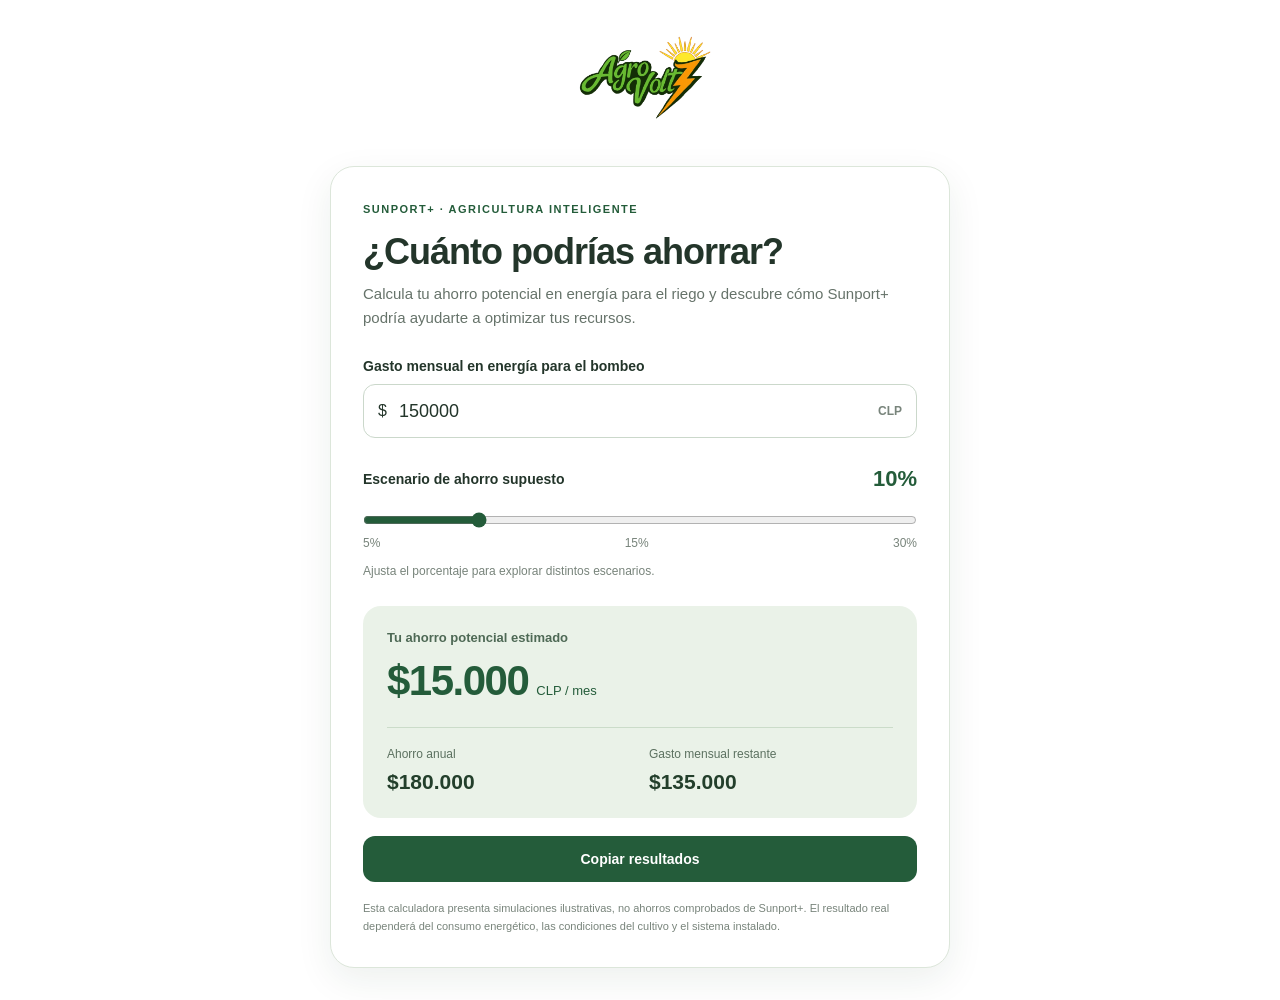
<file: calcu.html>
<!DOCTYPE html>
<html lang="es">
<head>
<meta charset="UTF-8">
<meta name="viewport" content="width=device-width, initial-scale=1">
<title>Calculadora de ahorro | AgroVoltz</title>
</head>
<body>

<!-- Logo para volver al inicio -->
<a class="volver-inicio" href="./index.html" aria-label="Volver atrás"
   onclick="if (history.length > 1) { history.back(); return false; }">
  <img src="./assets/img/logo.png" alt="AgroVoltz">
</a>
<style>
  .volver-inicio {
    display: block;
    width: fit-content;
    max-width: 620px;
    margin: 24px auto 0;
  }
  .volver-inicio img {
    display: block;
    height: 110px;
    width: auto;
    max-width: 700px;
    object-fit: contain;
  }
  .volver-inicio:focus-visible {
    outline: 3px solid #a5c9a8;
    outline-offset: 3px;
    border-radius: 6px;
  }
</style>

<section class="sunport-calculator">
  <div class="sunport-header">
    <span class="sunport-tag">SUNPORT+ · AGRICULTURA INTELIGENTE</span>
    <h2>¿Cuánto podrías ahorrar?</h2>
    <p>
      Calcula tu ahorro potencial en energía para el riego
      y descubre cómo Sunport+ podría ayudarte a optimizar tus recursos.
    </p>
  </div>

  <div class="sunport-form">
    <label for="sunport-expense">
      Gasto mensual en energía para el bombeo
    </label>
    <div class="sunport-input-wrap">
      <span>$</span>
      <input
        id="sunport-expense"
        type="number"
        min="0"
        step="1000"
        value="150000"
        placeholder="150000"
      />
      <span class="sunport-currency">CLP</span>
    </div>

    <div class="sunport-slider-heading">
      <label for="sunport-rate">Escenario de ahorro supuesto</label>
      <strong id="sunport-rate-label">10%</strong>
    </div>

    <input
      id="sunport-rate"
      type="range"
      min="5"
      max="30"
      step="5"
      value="10"
    />

    <div class="sunport-range-labels">
      <span>5%</span>
      <span>15%</span>
      <span>30%</span>
    </div>
    <p class="sunport-hint">
      Ajusta el porcentaje para explorar distintos escenarios.
    </p>
  </div>

  <div class="sunport-results" aria-live="polite">
    <p class="sunport-result-label">Tu ahorro potencial estimado</p>
    <div class="sunport-main-result">
      <span id="sunport-monthly">$15.000</span>
      <small>CLP / mes</small>
    </div>

    <div class="sunport-result-grid">
      <div>
        <p>Ahorro anual</p>
        <strong id="sunport-yearly">$180.000</strong>
      </div>
      <div>
        <p>Gasto mensual restante</p>
        <strong id="sunport-remaining">$135.000</strong>
      </div>
    </div>
  </div>

  <button type="button" id="sunport-copy" class="sunport-button">
    Copiar resultados
  </button>

  <p class="sunport-disclaimer">
    Esta calculadora presenta simulaciones ilustrativas, no ahorros
    comprobados de Sunport+. El resultado real dependerá del consumo
    energético, las condiciones del cultivo y el sistema instalado.
  </p>
</section>

<style>
  .sunport-calculator {
    --sun-green: #245c3a;
    --sun-light: #eaf2e8;
    --sun-text: #23352a;
    max-width: 620px;
    margin: 32px auto;
    padding: 32px;
    border: 1px solid #dce6da;
    border-radius: 24px;
    background: #fff;
    color: var(--sun-text);
    font-family: Arial, Helvetica, sans-serif;
    box-sizing: border-box;
    box-shadow: 0 12px 36px rgba(28, 65, 40, 0.08);
  }

  .sunport-calculator * {
    box-sizing: border-box;
  }

  .sunport-tag {
    color: var(--sun-green);
    font-size: 11px;
    font-weight: 700;
    letter-spacing: 1.5px;
  }

  .sunport-header h2 {
    margin: 14px 0 10px;
    font-size: clamp(27px, 5vw, 36px);
    line-height: 1.15;
    letter-spacing: -1px;
  }

  .sunport-header p {
    margin: 0;
    color: #66736a;
    line-height: 1.6;
    font-size: 15px;
  }

  .sunport-form {
    margin-top: 28px;
  }

  .sunport-form label {
    display: block;
    font-size: 14px;
    font-weight: 700;
    margin-bottom: 10px;
  }

  .sunport-input-wrap {
    display: flex;
    align-items: center;
    gap: 10px;
    border: 1px solid #cbd8cb;
    border-radius: 12px;
    padding: 0 14px;
    height: 54px;
  }

  .sunport-input-wrap input {
    min-width: 0;
    width: 100%;
    height: 100%;
    border: 0;
    outline: none;
    background: transparent;
    color: var(--sun-text);
    font: inherit;
    font-size: 18px;
  }

  .sunport-currency {
    color: #78847b;
    font-size: 12px;
    font-weight: 700;
  }

  .sunport-slider-heading {
    display: flex;
    align-items: center;
    justify-content: space-between;
    gap: 12px;
    margin-top: 28px;
  }

  .sunport-slider-heading label {
    margin: 0;
  }

  .sunport-slider-heading strong {
    color: var(--sun-green);
    font-size: 22px;
  }

  #sunport-rate {
    display: block;
    width: 100%;
    margin: 20px 0 8px;
    accent-color: var(--sun-green);
    cursor: pointer;
  }

  .sunport-range-labels {
    display: flex;
    justify-content: space-between;
    color: #78847b;
    font-size: 12px;
  }

  .sunport-hint {
    margin: 12px 0 0;
    font-size: 12px;
    color: #78847b;
    line-height: 1.5;
  }

  .sunport-results {
    margin-top: 26px;
    padding: 24px;
    border-radius: 18px;
    background: var(--sun-light);
  }

  .sunport-result-label {
    margin: 0 0 12px;
    color: #4e6955;
    font-size: 13px;
    font-weight: 700;
  }

  .sunport-main-result {
    display: flex;
    align-items: baseline;
    flex-wrap: wrap;
    gap: 8px;
    color: var(--sun-green);
  }

  .sunport-main-result span {
    font-size: clamp(30px, 6vw, 42px);
    font-weight: 800;
    letter-spacing: -1.5px;
    overflow-wrap: anywhere;
  }

  .sunport-main-result small {
    font-size: 13px;
  }

  .sunport-result-grid {
    display: grid;
    grid-template-columns: 1fr 1fr;
    gap: 18px;
    border-top: 1px solid #cbdcc9;
    margin-top: 22px;
    padding-top: 18px;
  }

  .sunport-result-grid p {
    margin: 0 0 7px;
    color: #5c7160;
    font-size: 12px;
    line-height: 1.4;
  }

  .sunport-result-grid strong {
    display: block;
    font-size: clamp(16px, 3vw, 21px);
    overflow-wrap: anywhere;
    color: #233f2b;
  }

  .sunport-button {
    width: 100%;
    margin-top: 18px;
    padding: 15px 20px;
    border: 0;
    border-radius: 12px;
    background: var(--sun-green);
    color: white;
    font-size: 14px;
    font-weight: 700;
    cursor: pointer;
    transition: background 0.2s, transform 0.2s;
  }

  .sunport-button:hover {
    background: #19472b;
    transform: translateY(-1px);
  }

  .sunport-button:focus-visible,
  .sunport-input-wrap:focus-within {
    outline: 3px solid #a5c9a8;
    outline-offset: 3px;
  }

  .sunport-disclaimer {
    margin: 18px 0 0;
    color: #78847b;
    font-size: 11px;
    line-height: 1.6;
  }

  @media (max-width: 480px) {
    .sunport-calculator {
      padding: 22px;
      border-radius: 18px;
    }

    .sunport-results {
      padding: 18px;
    }

    .sunport-result-grid {
      gap: 12px;
    }
  }
</style>

<script>
  (() => {
    const expenseInput = document.getElementById("sunport-expense");
    const rateInput = document.getElementById("sunport-rate");
    const rateLabel = document.getElementById("sunport-rate-label");
    const monthlyOutput = document.getElementById("sunport-monthly");
    const yearlyOutput = document.getElementById("sunport-yearly");
    const remainingOutput = document.getElementById("sunport-remaining");
    const copyButton = document.getElementById("sunport-copy");

    if (!expenseInput || !rateInput || !copyButton) return;

    const money = value =>
      "$" + Math.round(value).toLocaleString("es-CL");

    function updateCalculator() {
      const expense = Math.max(0, Number(expenseInput.value) || 0);
      const rate = Number(rateInput.value);
      const monthlySaving = expense * rate / 100;

      rateLabel.textContent = rate + "%";
      monthlyOutput.textContent = money(monthlySaving);
      yearlyOutput.textContent = money(monthlySaving * 12);
      remainingOutput.textContent = money(expense - monthlySaving);
    }

    expenseInput.addEventListener("input", updateCalculator);
    rateInput.addEventListener("input", updateCalculator);

    copyButton.addEventListener("click", async () => {
      const expense = Math.max(0, Number(expenseInput.value) || 0);
      const rate = Number(rateInput.value);
      const saving = expense * rate / 100;

      const report = [
        "Sunport+ — Simulación de ahorro",
        "Gasto mensual actual: " + money(expense) + " CLP",
        "Escenario supuesto: " + rate + "%",
        "Ahorro mensual estimado: " + money(saving) + " CLP",
        "Ahorro anual estimado: " + money(saving * 12) + " CLP",
        "Nota: simulación ilustrativa, no resultado medido."
      ].join("\n");

      try {
        await navigator.clipboard.writeText(report);
        copyButton.textContent = "¡Resultados copiados!";
      } catch (error) {
        copyButton.textContent =
          "No se pudo copiar; selecciona los resultados manualmente";
      }

      setTimeout(() => {
        copyButton.textContent = "Copiar resultados";
      }, 2500);
    });

    updateCalculator();
  })();
</script>
</body>
</html>
</file>
<file: assets/css/styles.css>
:root{
  --primary-green:#2E7D32; --dark-green:#1B5E20;
  --red-tomato:#D32F2F; --red-bright:#E53935;
  --solar-yellow:#FBC02D; --water-blue:#0288D1;
  --bg:#F8FAF8; --card:#FFFFFF; --ink:#16241A; --muted:#51625A;
  --line:#DCE6DD; --shadow:0 6px 24px rgba(27,94,32,.10);
  --font-head:'Bricolage Grotesque','Segoe UI',system-ui,sans-serif;
  --font-body:'Figtree','Segoe UI',system-ui,sans-serif;
}
*,*::before,*::after{box-sizing:border-box}
html{scroll-behavior:smooth}
body{margin:0;font-family:var(--font-body);color:var(--ink);background:var(--bg);line-height:1.6;font-size:1.0625rem}
h1,h2,h3{font-family:var(--font-head);line-height:1.12;margin:0;letter-spacing:-.01em}
a{color:inherit}
:focus-visible{outline:3px solid var(--water-blue);outline-offset:3px;border-radius:4px}
.wrap{width:min(1120px,92%);margin-inline:auto}
section{padding:5rem 0;scroll-margin-top:70px}
.icon{width:1.4em;height:1.4em;flex:none}

/* Header */
header.top{position:sticky;top:0;z-index:20;background:rgba(248,250,248,.92);backdrop-filter:blur(8px);border-bottom:1px solid var(--line)}
header.top .wrap{display:flex;align-items:center;justify-content:space-between;padding:.8rem 0}
.brand{display:flex;align-items:center;gap:.5rem;font-family:var(--font-head);font-weight:800;font-size:1.3rem;text-decoration:none;color:var(--dark-green)}
.brand svg{width:30px;height:30px}
.brand img {
  height: 75px; /* Cambia este valor */
  width: auto;
  object-fit: contain;
  transform: scale(1.5);
  display: block;
}
/* Logo de AgroVoltz */
.brand-logo{display:block;width:auto;height:42px;max-width:180px;object-fit:contain;flex:none}
.brand{gap:.65rem}
.footer-brand{color:#fff}
.footer-brand .brand-logo{height:38px}
nav ul{display:flex;gap:1.3rem;list-style:none;margin:0;padding:0;align-items:center}
nav a{text-decoration:none;font-weight:500;color:var(--muted);font-size:.97rem}
nav a:hover{color:var(--primary-green)}
.btn{display:inline-flex;align-items:center;justify-content:center;gap:.5rem;padding:.9rem 1.5rem;border-radius:10px;font:700 1rem var(--font-body);text-decoration:none;border:2px solid transparent;cursor:pointer;transition:transform .15s,background .15s}
.btn:hover{transform:translateY(-2px)}
.btn-primary{background:var(--red-tomato);color:#fff}
nav a.btn-primary{color:#fff}
.btn-primary:hover{background:var(--red-bright)}
.btn-ghost{border-color:var(--primary-green);color:var(--dark-green);background:transparent}
.btn-ghost:hover{background:var(--primary-green);color:#fff}
.btn-sm{padding:.55rem 1rem;font-size:.95rem}

/* Hero */
.hero{padding:4rem 0 5rem;background:linear-gradient(180deg,#EAF3EA 0%,var(--bg) 100%)}
.hero .wrap{display:grid;grid-template-columns:1.05fr 1fr;gap:3rem;align-items:center}
.hero h1{font-size:clamp(2.1rem,4.6vw,3.5rem);font-weight:800;color:var(--dark-green)}
.hero h1 em{font-style:normal;color:var(--red-tomato)}
.hero p.sub{font-size:1.2rem;color:var(--muted);max-width:34em;margin:1.2rem 0 2rem}
.cta-row{display:flex;gap:.9rem;flex-wrap:wrap}
.scene{position:relative;border-radius:22px;overflow:hidden;box-shadow:var(--shadow);background:#fff;border:1px solid var(--line)}
.scene svg{display:block;width:100%;height:auto}
.chip{position:absolute;display:flex;align-items:center;gap:.55rem;background:#fff;border-radius:12px;padding:.5rem .8rem;box-shadow:0 4px 16px rgba(0,0,0,.14);font-size:.85rem;line-height:1.25}
.chip b{display:block;font-size:1.05rem;font-family:var(--font-head)}
.chip .icon{width:1.6rem;height:1.6rem}
.chip.c1{top:5%;right:4%}
.chip.c2{bottom:30%;left:4%}
.chip.c3{bottom:5%;right:5%}
.pulse{width:9px;height:9px;border-radius:50%;background:var(--primary-green);box-shadow:0 0 0 0 rgba(46,125,50,.6);animation:pulse 2s infinite}
@keyframes pulse{70%{box-shadow:0 0 0 9px rgba(46,125,50,0)}100%{box-shadow:0 0 0 0 rgba(46,125,50,0)}}

/* Section headings */
.head{max-width:42rem;margin-bottom:2.5rem}
.head h2{font-size:clamp(1.8rem,3.4vw,2.6rem);color:var(--dark-green)}
.head p{color:var(--muted);margin:.8rem 0 0}
.eyebrow{display:inline-block;font:700 .85rem var(--font-body);letter-spacing:.08em;text-transform:uppercase;color:var(--red-tomato);margin-bottom:.8rem}

/* Sobre nosotros */
.about{background:var(--bg)}
.about .wrap{display:grid;grid-template-columns:1.25fr 1fr;gap:3rem;align-items:center}
.about h2{font-size:clamp(1.8rem,3.4vw,2.6rem);color:var(--dark-green);margin-bottom:1.2rem}
.about p{color:var(--muted);margin:0 0 1rem}
.vision{background:var(--dark-green);color:#fff;border-radius:22px;padding:2.2rem;box-shadow:var(--shadow);position:relative;overflow:hidden}
.vision::after{content:"";position:absolute;right:-50px;top:-50px;width:160px;height:160px;border-radius:50%;background:rgba(251,192,45,.14)}
.vision-icons{display:flex;gap:.8rem;margin-bottom:1.2rem}
.vision-icons .icon{width:2.2rem;height:2.2rem;background:#fff;border-radius:12px;padding:.45rem}
.vision h3{font-size:1.3rem;color:var(--solar-yellow);margin-bottom:.6rem}
.vision p{margin:0;font-family:var(--font-head);font-weight:600;font-size:1.35rem;line-height:1.35;color:#fff}

/* Problema */
.problem{background:#fff;border-block:1px solid var(--line)}
.grid3{display:grid;grid-template-columns:repeat(3,1fr);gap:1.4rem}
.pcard{background:var(--bg);border:1px solid var(--line);border-radius:18px;padding:1.6rem}
.pcard .icon{width:2.4rem;height:2.4rem;background:#fff;border-radius:12px;padding:.5rem;box-shadow:var(--shadow);margin-bottom:1rem}
.pcard h3{font-size:1.15rem;margin-bottom:.5rem;color:var(--ink)}
.pcard p{margin:0;color:var(--muted);font-size:1rem}

/* Solución */
.solution{background:linear-gradient(180deg,#EAF3EA 0%,var(--bg) 100%)}
.pillars{display:grid;gap:1.1rem}
.pillar{display:flex;gap:1.3rem;align-items:flex-start;background:var(--card);border:1px solid var(--line);border-left:6px solid var(--primary-green);border-radius:16px;padding:1.5rem 1.7rem;box-shadow:var(--shadow)}
.pillar:nth-child(2){border-left-color:var(--solar-yellow)}
.pillar:nth-child(3){border-left-color:var(--water-blue)}
.pillar:nth-child(4){border-left-color:var(--red-tomato)}
.num{flex:none;display:grid;place-items:center;width:2.6rem;height:2.6rem;border-radius:50%;background:var(--dark-green);color:#fff;font:800 1.2rem var(--font-head)}
.pillar h3{font-size:1.25rem;margin-bottom:.4rem;color:var(--dark-green)}
.pillar p{margin:0;color:var(--muted)}
.semaforo{display:flex;gap:.45rem;margin-top:.9rem}
.semaforo i{display:block;width:16px;height:16px;border-radius:50%}

/* Beneficios (tarjetas expandibles) */
.grid4{display:grid;grid-template-columns:repeat(2,1fr);gap:1.4rem}
.roi{background:var(--card);border:1px solid var(--line);border-radius:18px;padding:1.8rem;box-shadow:var(--shadow);border-top:6px solid var(--c)}
.roi:nth-child(1){--c:var(--solar-yellow)}
.roi:nth-child(2){--c:var(--water-blue)}
.roi:nth-child(3){--c:var(--red-tomato)}
.roi:nth-child(4){--c:var(--primary-green)}
.roi .big{font-family:var(--font-head);font-weight:800;font-size:2.4rem;color:var(--dark-green);line-height:1.05}
.roi .big small{font-size:1.05rem;color:var(--muted);font-weight:600}
.roi h3{font-size:1.25rem;margin:.7rem 0 .5rem}
.roi p{margin:0;color:var(--muted)}
.roi button{margin-top:1rem;background:none;border:0;color:var(--c);filter:brightness(.8);font:700 .95rem var(--font-body);cursor:pointer;padding:0;text-decoration:underline}
.roi .more{display:grid;grid-template-rows:0fr;transition:grid-template-rows .3s}
.roi .more>div{overflow:hidden}
.roi.open .more{grid-template-rows:1fr}
.roi .more p{padding-top:.8rem;font-size:.97rem;border-top:1px dashed var(--line);margin-top:1rem}


/* Acceso a la calculadora */
.calc-cta{display:flex;align-items:center;gap:1.4rem;margin-top:2rem;padding:1.6rem 1.8rem;background:var(--dark-green);color:#fff;border-radius:18px;box-shadow:var(--shadow)}
.calc-cta>.icon{width:3rem;height:3rem;padding:.7rem;border-radius:14px;background:rgba(255,255,255,.12);color:var(--solar-yellow)}
.calc-cta-text{flex:1}
.calc-cta h3{font-size:1.35rem;color:#fff}
.calc-cta p{margin:.3rem 0 0;color:#CFE6D0;font-size:1rem}

/* Cómo funciona */
.how{background:#fff;border-block:1px solid var(--line)}
.steps{list-style:none;margin:0;padding:0;display:grid;grid-template-columns:repeat(3,1fr);gap:1.4rem;counter-reset:s}
.step{position:relative;background:var(--bg);border:1px solid var(--line);border-radius:18px;padding:1.8rem 1.6rem}
.step:not(:last-child)::after{content:"";position:absolute;top:2.6rem;right:-1.4rem;width:1.4rem;border-top:3px dashed var(--primary-green);opacity:.5}
.stepnum{display:inline-block;background:var(--dark-green);color:#fff;font:700 .85rem var(--font-body);padding:.25rem .8rem;border-radius:999px;margin-bottom:1rem}
.step .icon{display:block;width:2.2rem;height:2.2rem;margin-bottom:.7rem}
.step h3{font-size:1.2rem;margin-bottom:.5rem;color:var(--dark-green)}
.step p{margin:0;color:var(--muted);font-size:1rem}

/* Prototipo */
.prototype{background:var(--bg)}
.proto-grid{display:grid;grid-template-columns:1.1fr 1fr;gap:2.5rem;align-items:center}
.proto-flow{display:grid;gap:1.4rem}
.pstep{position:relative;display:flex;gap:1rem;align-items:flex-start;background:var(--card);border:1px solid var(--line);border-left:6px solid var(--primary-green);border-radius:16px;padding:1.1rem 1.3rem;box-shadow:var(--shadow)}
.pstep:nth-child(2){border-left-color:var(--water-blue)}
.pstep:nth-child(3){border-left-color:var(--red-tomato)}
.pstep:not(:last-child)::after{content:"↓";position:absolute;left:1.3rem;bottom:-1.4rem;width:2.6rem;height:1.4rem;line-height:1.4rem;text-align:center;font-weight:800;color:var(--primary-green)}
.pstep h3{font-size:1.15rem;margin-bottom:.4rem;color:var(--dark-green)}
.pstep p{margin:0;color:var(--muted);font-size:.97rem}
.flow{display:flex;flex-wrap:wrap;align-items:center;gap:.4rem .5rem;margin:0 0 .6rem}
.node{display:inline-flex;align-items:center;gap:.4rem;background:var(--bg);border:1px solid var(--line);border-radius:999px;padding:.25rem .8rem .25rem .5rem;font:600 .9rem var(--font-body);color:var(--dark-green)}
.node .icon{width:1.1rem;height:1.1rem}
.flow .sep{color:var(--muted);font-weight:700}
.flow .to{color:var(--primary-green);font-weight:800}

/* Carrusel del prototipo */
.gallery{width:var(--g-ancho,100%);max-width:100%;margin-inline:auto}
.g-viewport{position:relative;height:var(--g-alto,380px);border-radius:22px;overflow:hidden;box-shadow:var(--shadow);border:1px solid var(--line);background:#fff}
.g-track{display:flex;height:100%;transition:transform .4s ease}
.g-slide{flex:0 0 100%;height:100%;margin:0;background:#E3EEE4}
.g-slide img{display:block;width:100%;height:100%;object-fit:cover}
.g-btn{position:absolute;top:50%;transform:translateY(-50%);display:grid;place-items:center;width:2.8rem;height:2.8rem;border:0;border-radius:50%;background:rgba(255,255,255,.92);color:var(--dark-green);box-shadow:0 4px 16px rgba(0,0,0,.18);cursor:pointer;transition:background .15s,color .15s}
.g-btn:hover{background:var(--primary-green);color:#fff}
.g-btn svg{width:1.3rem;height:1.3rem}
.g-prev{left:.8rem}
.g-next{right:.8rem}
.g-dots{display:flex;justify-content:center;gap:.5rem;margin-top:.9rem}
.g-dot{width:10px;height:10px;padding:0;border:0;border-radius:50%;background:#B9C9BB;cursor:pointer}
.g-dot[aria-current="true"]{background:var(--primary-green)}
@media (max-width:860px){
  .proto-grid{grid-template-columns:1fr}
}

/* Expertos */
.proof{background:var(--dark-green);color:#fff}
.proof .head h2{color:#fff}
.proof .head p{color:#fff}
.quotes{display:grid;grid-template-columns:repeat(3,1fr);gap:1.4rem}
.qcard{margin:0;background:rgba(255,255,255,.08);border:1px solid rgba(255,255,255,.16);border-radius:18px;padding:1.8rem;display:flex;flex-direction:column}
.qmark{width:2.2rem;height:2.2rem;color:var(--solar-yellow);margin-bottom:.8rem}
blockquote{margin:0;font-family:var(--font-head);font-size:1.15rem;line-height:1.4;font-weight:600;flex:1}
figcaption{margin-top:1.3rem;display:grid;gap:.1rem;color:#CFE6D0;font-size:.95rem}
figcaption strong{color:#fff;font-size:1.05rem}
.why{margin:1rem 0 0;padding-top:1rem;border-top:1px dashed rgba(255,255,255,.25);color:#CFE6D0;font-size:.95rem}
.valid{margin-top:2rem;display:flex;gap:.8rem;background:rgba(255,255,255,.1);border-radius:14px;padding:1.1rem 1.2rem;font-size:.98rem}
.valid .icon{color:var(--solar-yellow);margin-top:.15rem}

/* Contact */
.contact .wrap{display:grid;grid-template-columns:1fr 1.05fr;gap:3rem;align-items:start}
.contact h2{font-size:clamp(1.8rem,3.4vw,2.6rem);color:var(--dark-green)}
.guarantee{display:flex;gap:.8rem;margin-top:1.6rem;padding:1.1rem 1.2rem;border-left:5px solid var(--red-tomato);background:#fff;border-radius:0 12px 12px 0;box-shadow:var(--shadow)}
.guarantee .icon{color:var(--red-tomato);margin-top:.15rem}
form{background:#fff;border:1px solid var(--line);border-radius:20px;padding:2rem;box-shadow:var(--shadow);display:grid;gap:1.1rem}
label{font-weight:700;font-size:.95rem;display:block;margin-bottom:.35rem}
input,select{width:100%;padding:.8rem 1rem;border:1.5px solid #B9C9BB;border-radius:10px;font:inherit;background:#fff;color:var(--ink)}
input:focus,select:focus{border-color:var(--primary-green);outline:3px solid rgba(46,125,50,.25)}
.err{color:var(--red-tomato);font-size:.88rem;min-height:1.1em;margin-top:.25rem}
input[aria-invalid="true"],select[aria-invalid="true"]{border-color:var(--red-tomato)}
.ok{display:none;background:#E8F5E9;border:1.5px solid var(--primary-green);color:var(--dark-green);padding:1rem;border-radius:12px;font-weight:600}
.ok.show{display:block}

footer{background:#10261A;color:#BFD3C3;padding:3rem 0 2rem;font-size:.97rem}
footer .wrap{display:grid;grid-template-columns:1.4fr 1fr 1fr;gap:2rem}
footer h3{color:#fff;font-size:1.05rem;margin-bottom:.8rem}
footer ul{list-style:none;margin:0;padding:0;display:grid;gap:.4rem}
footer a{text-decoration:none}
footer a:hover{color:#fff;text-decoration:underline}
.legal{grid-column:1/-1;border-top:1px solid #27402F;padding-top:1.4rem;margin-top:.8rem;font-size:.9rem}

@media (max-width:1020px){
  nav ul{gap:.9rem}
  nav li:nth-child(2),nav li:nth-child(5){display:none}
}
@media (max-width:860px){
  section{padding:3.5rem 0}
  .hero .wrap,.about .wrap,.contact .wrap,footer .wrap{grid-template-columns:1fr}
  .grid3,.grid4,.steps,.quotes{grid-template-columns:1fr}
  .step:not(:last-child)::after{display:none}
  nav ul li:not(:last-child){display:none}
  .pillar{padding:1.2rem}
  .calc-cta{flex-direction:column;align-items:flex-start}
  .calc-cta .btn{width:100%}
}
@media (prefers-reduced-motion:reduce){*{animation:none!important;transition:none!important;scroll-behavior:auto!important}}
</file>
